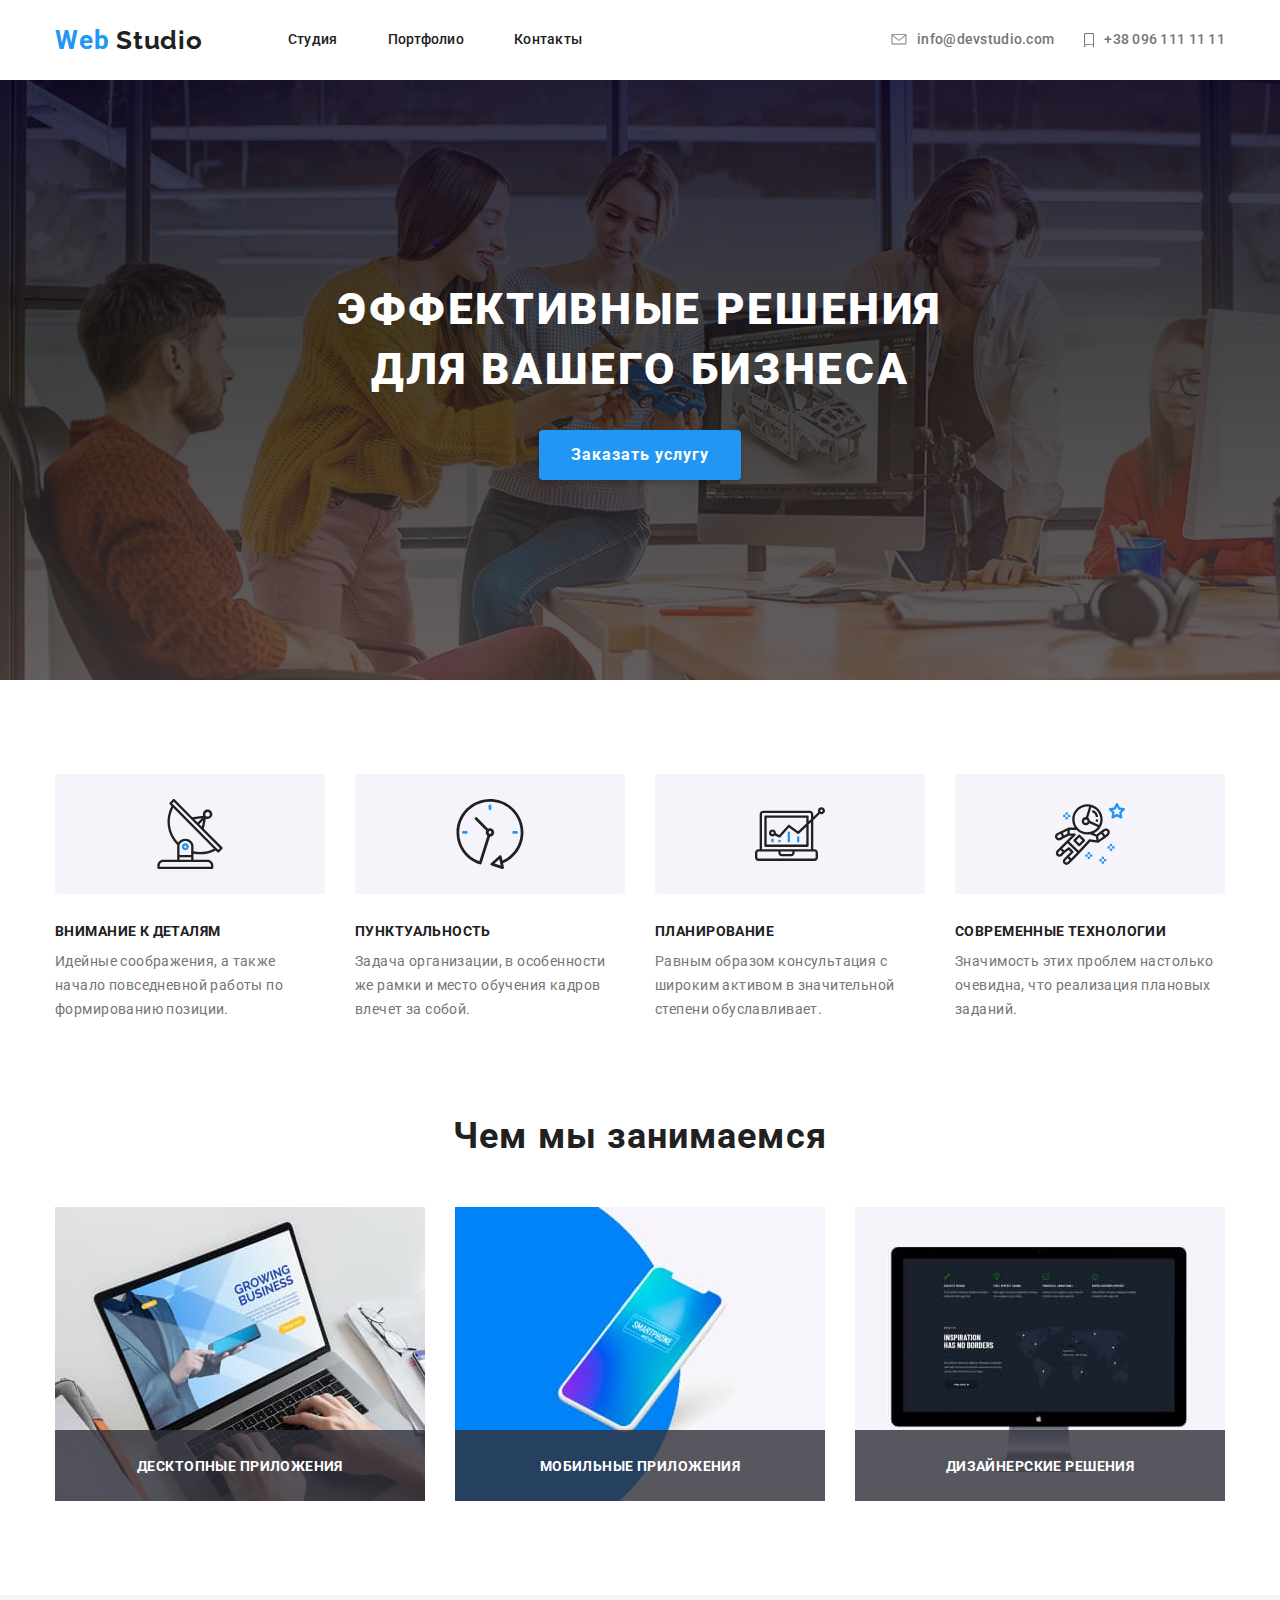
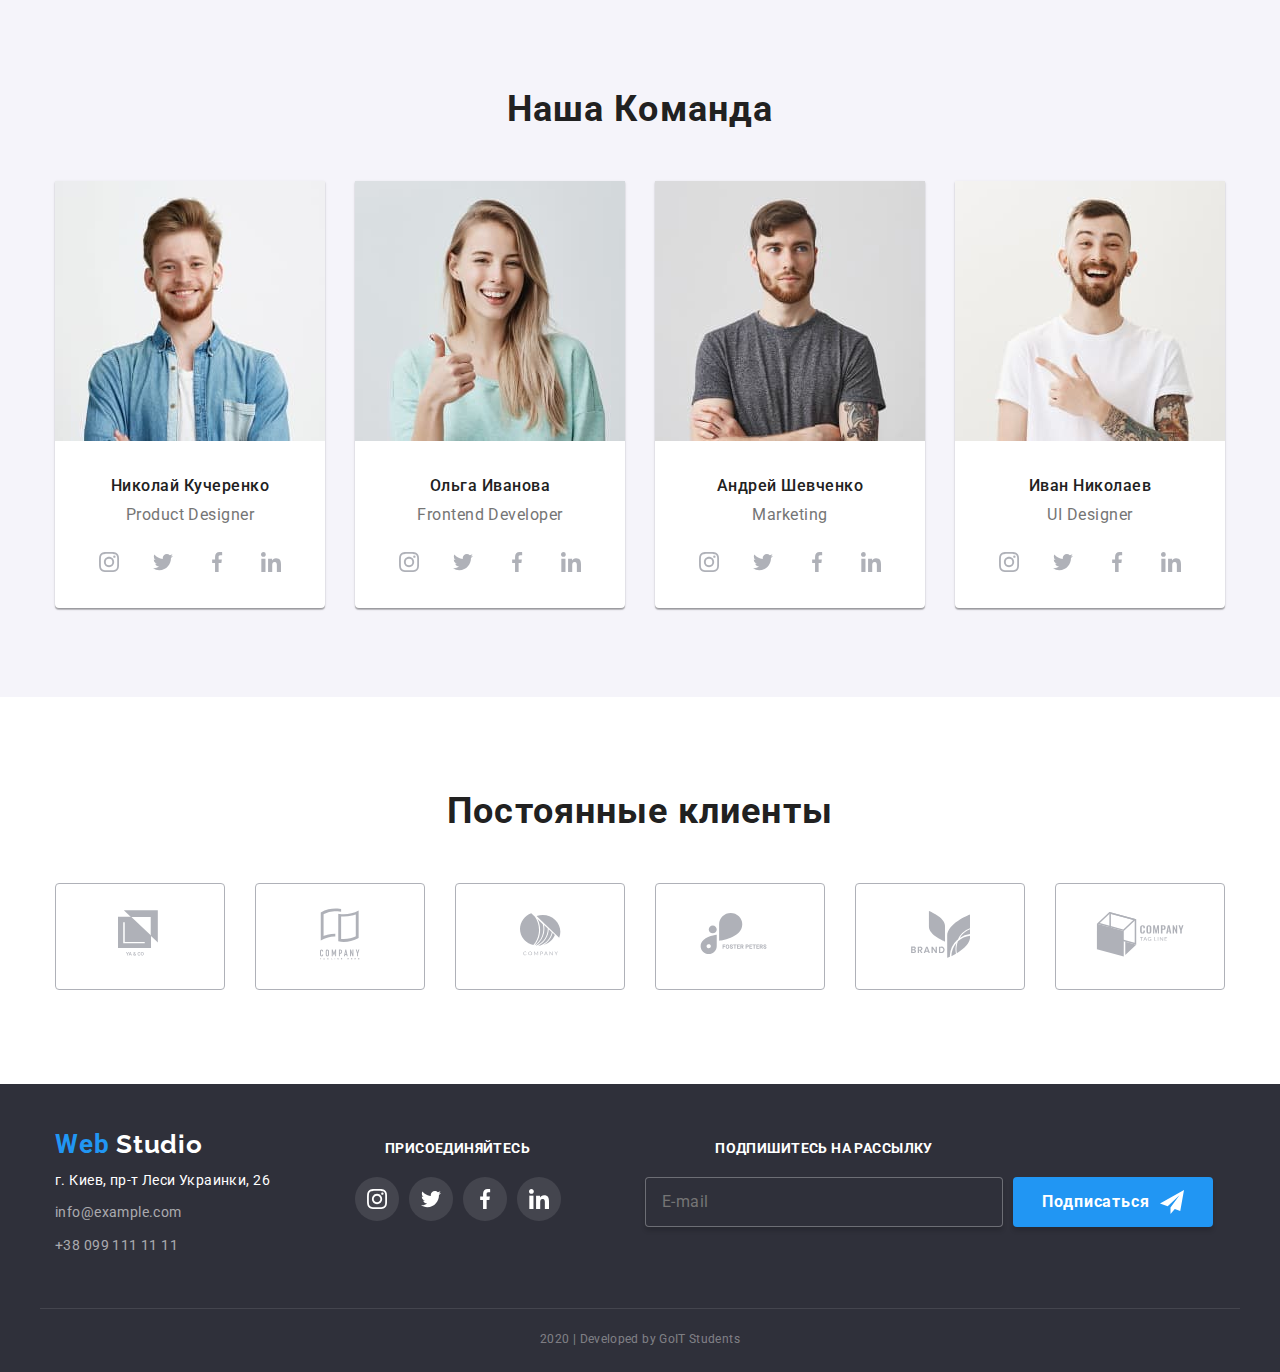
<file: index.html>
<!DOCTYPE html>
<html lang="ru">
  <head>
    <meta charset="UTF-8" />
    <meta name="viewport" content="width=device-width, initial-scale=1.0" />
    <title>WebStudio</title>
    <link
      href="https://fonts.googleapis.com/css2?family=Raleway:wght@700&family=Roboto:wght@400;500;700&display=swap"
      rel="stylesheet"
    />
    <link
      rel="stylesheet"
      href="https://cdnjs.cloudflare.com/ajax/libs/modern-normalize/0.6.0/modern-normalize.min.css"
    />
    <link rel="stylesheet" href="./css/main.css" />
  </head>
  <body>
    <!-- HEADER -->
    <header class="header">
      <nav class="header-navigation">
        <a class="navigation-web-studio" href="./index.html"
          ><span>Web</span> Studio</a
        >
        <ul class="navigation-list">
          <li class="navigation-pages">
            <a class="nav-link" href="./index.html">Студия</a>
          </li>
          <li class="navigation-pages">
            <a class="nav-link" href="./portfolio.html">Портфолио</a>
          </li>
          <li class="navigation-pages">
            <a class="nav-link" href="#mail">Контакты</a>
          </li>
          <li></li>
        </ul>

        <ul class="navigation-contacts">
          <li class="contact-us">
            <a class="nav-mail" href="mailto:info@devstudio.com">
              <svg class="mail-icon">
                <use
                  href="./img/icons-optimized/symbol-defs.svg#icon-envelope"
                ></use>
              </svg>
              info@devstudio.com</a
            >
          </li>
          <li class="contact-us">
            <a class="nav-tel" href="tel:+380961111111">
              <svg class="smart-icon">
                <use
                  href="./img/icons-optimized/symbol-defs.svg#icon-smartphone"
                ></use>
              </svg>
              +38 096 111 11 11</a
            >
          </li>
        </ul>
      </nav>
      <div class="header-main-content">
        <h1 class="header-title">
          Эффективные решения <br />для вашего бизнеса
        </h1>
        <a href="#" class="header-title-button">Заказать услугу</a>
      </div>
    </header>
    <!-- END HEADER -->
    <!-- MAIN INFO -->
    <main class="main-info">
      <section class="main-advantages">
        <ul class="main-list">
          <li class="main-details">
            <div class="details-logo"></div>
            <h2>Внимание к деталям</h2>
            <p>
              Идейные соображения, а также начало повседневной работы по
              формированию позиции.
            </p>
          </li>
          <li class="main-punctuality">
            <div class="punctuality-logo"></div>
            <h2>Пунктуальность</h2>
            <p>
              Задача организации, в особенности же рамки и место обучения кадров
              влечет за собой.
            </p>
          </li>
          <li class="main-plan">
            <div class="plan-logo"></div>
            <h2>Планирование</h2>
            <p>
              Равным образом консультация с широким активом в значительной
              степени обуславливает.
            </p>
          </li>
          <li class="main-tech">
            <div class="tech-logo"></div>
            <h2>Современные технологии</h2>
            <p>
              Значимость этих проблем настолько очевидна, что реализация
              плановых заданий.
            </p>
          </li>
        </ul>
      </section>
      <!-- WHAT WE DO -->

      <section class="main-what-we-do">
        <h2 class="what-we-do-title">Чем мы занимаемся</h2>
        <ul class="what-we-do-list">
          <li class="main-desktop">
            <img
              src="./img/1st/desktop.jpg"
              alt="Десктопные приложения"
              width="370"
            />
            <p>
              Десктопные приложения
            </p>
          </li>
          <li class="main-desktop">
            <img
              src="./img/1st/smart.jpg"
              alt="Мобильные приложения"
              width="370"
            />
            <p>Мобильные приложения</p>
          </li>
          <li class="main-desktop">
            <img
              src="./img/1st/design.jpg"
              alt="Дизайнерские решения"
              width="370"
            />
            <p>Дизайнерские решения</p>
          </li>
        </ul>
      </section>
    </main>
    <!-- END MAIN INFO -->
    <!-- OUR TEAM -->
    <section class="team">
      <h2 class="team-title">Наша Команда</h2>
      <div class="team-container">
        <div class="team-card team-nikolay">
          <img src="./img/1st/nikolay.jpg" alt="Николай Кучеренко" />
          <h3>Николай Кучеренко</h3>
          <p>Product Designer</p>
          <ul class="team-social">
            <li class="instagram">
              <a href="https://www.instagram.com/?hl=ru">
                <svg class="instagram-icon">
                  <use
                    href="./img/icons-optimized/symbol-defs.svg#icon-instagram-1"
                  ></use>
                </svg>
              </a>
            </li>
            <li class="twitter">
              <a href="https://twitter.com/explore">
                <svg class="twitter-icon">
                  <use
                    href="./img/icons-optimized/symbol-defs.svg#icon-twitter"
                  ></use>
                </svg>
              </a>
            </li>
            <li class="facebook">
              <a href="https://www.facebook.com/">
                <svg class="facebook-icon">
                  <use
                    href="./img/icons-optimized/symbol-defs.svg#icon-facebook"
                  ></use>
                </svg>
              </a>
            </li>
            <li class="IN">
              <a href="https://www.linkedin.com/">
                <svg class="linkedin-icon">
                  <use
                    href="./img/icons-optimized/symbol-defs.svg#icon-linkedin"
                  ></use>
                </svg>
              </a>
            </li>
          </ul>
        </div>
        <div class="team-card team-olga">
          <img src="./img/1st/olga.jpg" alt="Ольга Иванова" />
          <h3>Ольга Иванова</h3>
          <p>Frontend Developer</p>
          <ul class="team-social">
            <li class="instagram">
              <a href="https://www.instagram.com/?hl=ru">
                <svg class="instagram-icon">
                  <use
                    href="./img/icons-optimized/symbol-defs.svg#icon-instagram-1"
                  ></use>
                </svg>
              </a>
            </li>
            <li class="twitter">
              <a href="https://twitter.com/explore">
                <svg class="twitter-icon">
                  <use
                    href="./img/icons-optimized/symbol-defs.svg#icon-twitter"
                  ></use>
                </svg>
              </a>
            </li>
            <li class="facebook">
              <a href="https://www.facebook.com/">
                <svg class="facebook-icon">
                  <use
                    href="./img/icons-optimized/symbol-defs.svg#icon-facebook"
                  ></use>
                </svg>
              </a>
            </li>
            <li class="IN">
              <a href="https://www.linkedin.com/">
                <svg class="linkedin-icon">
                  <use
                    href="./img/icons-optimized/symbol-defs.svg#icon-linkedin"
                  ></use>
                </svg>
              </a>
            </li>
          </ul>
        </div>
        <div class="team-card team-andrey">
          <img src="./img/1st/andrey.jpg" alt="Андрей Шевченко" />
          <h3>Андрей Шевченко</h3>
          <p>Marketing</p>
          <ul class="team-social">
            <li class="instagram">
              <a href="https://www.instagram.com/?hl=ru">
                <svg class="instagram-icon">
                  <use
                    href="./img/icons-optimized/symbol-defs.svg#icon-instagram-1"
                  ></use>
                </svg>
              </a>
            </li>
            <li class="twitter">
              <a href="https://twitter.com/explore">
                <svg class="twitter-icon">
                  <use
                    href="./img/icons-optimized/symbol-defs.svg#icon-twitter"
                  ></use>
                </svg>
              </a>
            </li>
            <li class="facebook">
              <a href="https://www.facebook.com/">
                <svg class="facebook-icon">
                  <use
                    href="./img/icons-optimized/symbol-defs.svg#icon-facebook"
                  ></use>
                </svg>
              </a>
            </li>
            <li class="IN">
              <a href="https://www.linkedin.com/">
                <svg class="linkedin-icon">
                  <use
                    href="./img/icons-optimized/symbol-defs.svg#icon-linkedin"
                  ></use>
                </svg>
              </a>
            </li>
          </ul>
        </div>
        <div class="team-card team-ivan">
          <img src="./img/1st/ivan.jpg" alt="Иван Николаев" />
          <h3>Иван Николаев</h3>
          <p>UI Designer</p>
          <ul class="team-social">
            <li class="instagram">
              <a href="https://www.instagram.com/?hl=ru">
                <svg class="instagram-icon">
                  <use
                    href="./img/icons-optimized/symbol-defs.svg#icon-instagram-1"
                  ></use>
                </svg>
              </a>
            </li>
            <li class="twitter">
              <a href="https://twitter.com/explore">
                <svg class="twitter-icon">
                  <use
                    href="./img/icons-optimized/symbol-defs.svg#icon-twitter"
                  ></use>
                </svg>
              </a>
            </li>
            <li class="facebook">
              <a href="https://www.facebook.com/">
                <svg class="facebook-icon">
                  <use
                    href="./img/icons-optimized/symbol-defs.svg#icon-facebook"
                  ></use>
                </svg>
              </a>
            </li>
            <li class="IN">
              <a href="https://www.linkedin.com/">
                <svg class="linkedin-icon">
                  <use
                    href="./img/icons-optimized/symbol-defs.svg#icon-linkedin"
                  ></use>
                </svg>
              </a>
            </li>
          </ul>
        </div>
      </div>
    </section>
    <!-- END OUR TEAM -->
    <!-- FOOTER -->
    <footer class="footer">
      <h3>Постоянные клиенты</h3>
      <div class="footer-clients">
        <div class="footer-company">
          <a class="compamy-link" href="yaco">
            <svg class="yaco-icon">
              <use
                href="./img/icons-optimized/symbol-defs.svg#icon-logo-1"
              ></use>
            </svg>
          </a>
        </div>
        <div class="footer-company">
          <a class="compamy-link" href="tagline">
            <svg class="tagline-icon">
              <use
                href="./img/icons-optimized/symbol-defs.svg#icon-logo-2"
              ></use>
            </svg>
          </a>
        </div>
        <div class="footer-company">
          <a class="compamy-link" href="company">
            <svg class="company-icon">
              <use
                href="./img/icons-optimized/symbol-defs.svg#icon-logo-3"
              ></use>
            </svg>
          </a>
        </div>
        <div class="footer-company">
          <a class="compamy-link" href="foster">
            <svg class="foster-icon">
              <use
                href="./img/icons-optimized/symbol-defs.svg#icon-logo-4"
              ></use>
            </svg>
          </a>
        </div>
        <div class="footer-company">
          <a class="compamy-link" href="brand">
            <svg class="brand-icon">
              <use
                href="./img/icons-optimized/symbol-defs.svg#icon-logo-5"
              ></use>
            </svg>
          </a>
        </div>
        <div class="footer-company">
          <a class="compamy-link" href="taco">
            <svg class="taco-icon">
              <use
                href="./img/icons-optimized/symbol-defs.svg#icon-logo-6"
              ></use>
            </svg>
          </a>
        </div>
      </div>

      <div class="footer-contacts">
        <div class="footer-navigation">
          <ul class="footer-adress">
            <li>
              <a class="footer-web-studio" href="./index.html"
                ><span>Web</span> Studio</a
              >
            </li>
            <li><span>г. Киев, пр-т Леси Украинки, 26</span></li>
            <li>
              <a id="mail" href="mailto:info@example.com">info@example.com</a>
            </li>
            <li>
              <a class="footer-tel" href="tel:+380991111111"
                >+38 099 111 11 11</a
              >
            </li>
          </ul>

          <div class="footer-social">
            <p>Присоединяйтесь</p>
            <div class="social-list">
              <div class="footer-instagram">
                <a href="https://www.instagram.com/?hl=ru"></a>
              </div>
              <div class="footer-twitter">
                <a href="https://twitter.com/explore"></a>
              </div>
              <div class="footer-facebook">
                <a href="https://www.facebook.com/"></a>
              </div>
              <div class="footer-IN">
                <a href="https://insocial.ca/"></a>
              </div>
            </div>
          </div>

          <!-- <div class="footer-checkbox"> -->
          <form class="footer-form">
            <div class="input-text">
              <div class="form">
                <p>Подпишитесь на рассылку</p>
                <input
                  class="footer-input"
                  type="email"
                  id="email"
                  placeholder="E-mail"
                />
              </div>
              <a class="submmit" href="#">Подписаться </a>
            </div>
          </form>
          <!-- </div> -->
        </div>
        <div class="footer-line">
          <p class="footer-copyright">
            2020 | Developed by GoIT Students
          </p>
        </div>
      </div>
    </footer>
    <!-- END FOOTER -->
  </body>
</html>
</file>
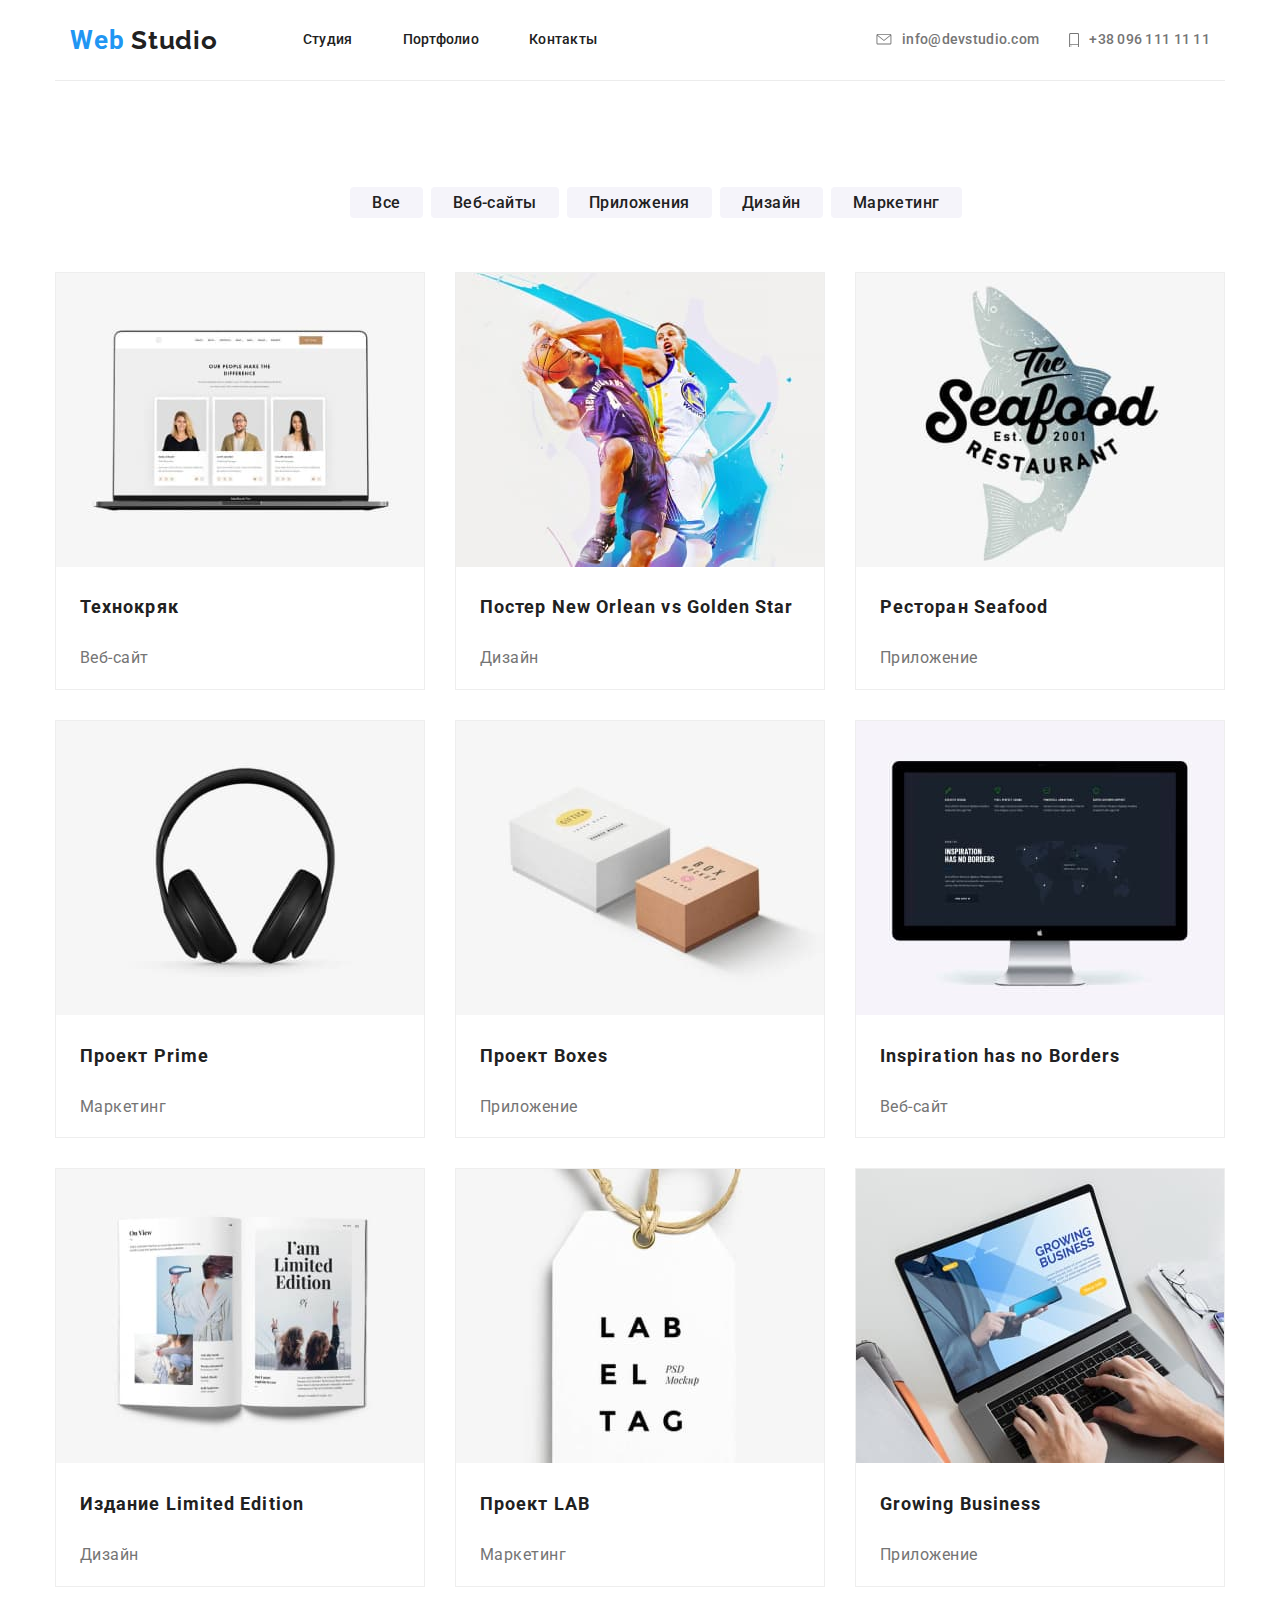
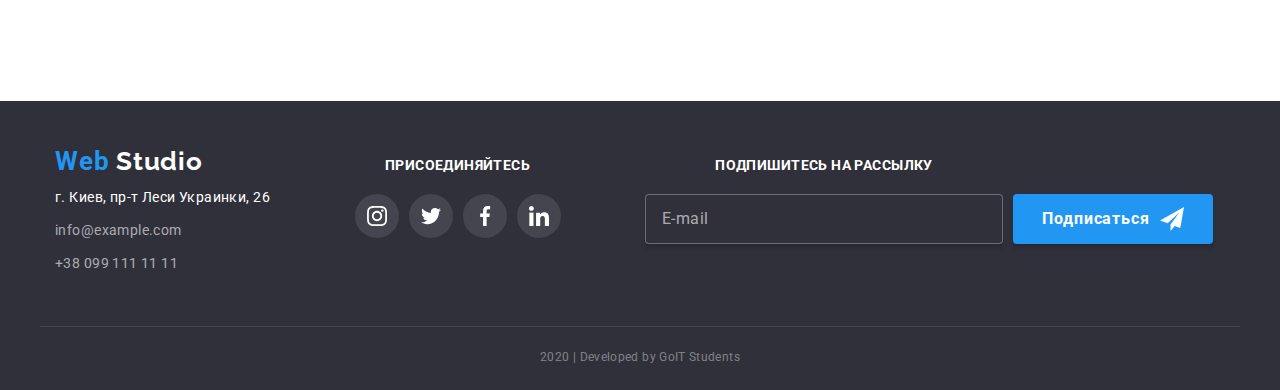
<file: portfolio.html>
<!DOCTYPE html>
<html lang="ru">
  <head>
    <meta charset="UTF-8" />
    <meta name="viewport" content="width=device-width, initial-scale=1.0" />
    <title>Portfolio</title>
    <link
      href="https://fonts.googleapis.com/css2?family=Raleway:wght@700&family=Roboto:wght@400;500;700&display=swap"
      rel="stylesheet"
    />
    <link
      rel="stylesheet"
      href="https://cdnjs.cloudflare.com/ajax/libs/modern-normalize/0.6.0/modern-normalize.min.css"
    />
    <link rel="stylesheet" href="./css/main.css" />
    <link rel="stylesheet" href="./css/portfolio.css" />
  </head>
  <body>
    <!-- HEADER-->
    <header class="header-navigation">
      <nav class="header-navigation header-border">
        <a class="navigation-web-studio" href="./index.html"
          ><span>Web</span> Studio</a
        >
        <ul class="navigation-list">
          <li class="navigation-pages">
            <a class="nav-link" href="./index.html">Студия</a>
          </li>
          <li class="navigation-pages">
            <a class="nav-link" href="./portfolio.html">Портфолио</a>
          </li>
          <li class="navigation-pages">
            <a class="nav-link" href="#mail">Контакты</a>
          </li>
          <li></li>
        </ul>

        <ul class="navigation-contacts">
          <li class="contact-us">
            <a class="nav-mail" href="mailto:info@devstudio.com">
              <svg class="mail-icon">
                <use
                  href="./img/icons-optimized/symbol-defs.svg#icon-envelope"
                ></use>
              </svg>
              info@devstudio.com</a
            >
          </li>
          <li class="contact-us">
            <a class="nav-tel" href="tel:+380961111111">
              <svg class="smart-icon">
                <use
                  href="./img/icons-optimized/symbol-defs.svg#icon-smartphone"
                ></use>
              </svg>
              +38 096 111 11 11</a
            >
          </li>
        </ul>
      </nav>
    </header>
    <!-- END OF HEADER -->
    <!-- MAIN INFO -->
    <!-- BUTTONS -->
    <!-- PROJECT CARDS -->
    <main class="projects">
      <div class="main-navigation">
        <h1 class="visually-hidden">Навигация</h1>
        <ul class="main-buttons">
          <li><a class="buttons-main" href="#">Все</a></li>
          <li><a class="buttons-main" href="#">Веб-сайты</a></li>
          <li><a class="buttons-main" href="#">Приложения</a></li>
          <li><a class="buttons-main" href="#">Дизайн</a></li>
          <li><a class="buttons-main" href="#">Маркетинг</a></li>
        </ul>
      </div>

      <h2 class="visually-hidden">Проэкты</h2>
      <ul class="projects-row">
        <li class="projects-card">
          <a class="projects-link" href="#">
            <img
              class="projects-img"
              src="./img/2nd/tehnokryak.jpg"
              alt="техкряк"
              width="370"
            />
            <div class="overlay-desc">
              <p>
                Технокряк это современная площадка распространения коронавируса.
                Компании используют эту платформу для цифрового шпионажа и атак
                на защищённые сервера конкурентов.
              </p>
            </div>
          </a>
          <div class="projects-title">
            <h3>Технокряк</h3>
            <p class="projects-desc">Веб-сайт</p>
          </div>
        </li>
        <li class="projects-card">
          <a class="projects-link" href="#"
            ><img
              src="./img/2nd/goldenstar.jpg"
              alt="голдэн-стар"
              width="370"
            />
            <div class="overlay-desc">
              <p>
                Технокряк это современная площадка распространения коронавируса.
                Компании используют эту платформу для цифрового шпионажа и атак
                на защищённые сервера конкурентов.
              </p>
            </div></a
          >
          <div class="projects-title">
            <h3>Постер New Orlean vs Golden Star</h3>
            <p class="projects-desc">Дизайн</p>
          </div>
        </li>

        <li class="projects-card">
          <a class="projects-link" href="#">
            <img src="./img/2nd/seafood.jpg" alt="сифуд" width="370" />
            <div class="overlay-desc">
              <p>
                Технокряк это современная площадка распространения коронавируса.
                Компании используют эту платформу для цифрового шпионажа и атак
                на защищённые сервера конкурентов.
              </p>
            </div></a
          >
          <div class="projects-title">
            <h3>Ресторан Seafood</h3>
            <p class="projects-desc">Приложение</p>
          </div>
        </li>

        <li class="projects-card">
          <a class="projects-link" href="#">
            <img src="./img/2nd/prime.jpg" alt="прайм" width="370" />
            <div class="overlay-desc">
              <p>
                Технокряк это современная площадка распространения коронавируса.
                Компании используют эту платформу для цифрового шпионажа и атак
                на защищённые сервера конкурентов.
              </p>
            </div></a
          >
          <div class="projects-title">
            <h3>Проект Prime</h3>
            <p class="projects-desc">Маркетинг</p>
          </div>
        </li>
        <li class="projects-card">
          <a class="projects-link" href="#">
            <img src="./img/2nd/boxes.jpg" alt="боксэз" width="370" />
            <div class="overlay-desc">
              <p>
                Технокряк это современная площадка распространения коронавируса.
                Компании используют эту платформу для цифрового шпионажа и атак
                на защищённые сервера конкурентов.
              </p>
            </div>
          </a>
          <div class="projects-title">
            <h3>Проект Boxes</h3>
            <p class="projects-desc">Приложение</p>
          </div>
        </li>
        <li class="projects-card">
          <a class="projects-link" href="#">
            <img src="./img/2nd/borders.jpg" alt="границы" width="370" />
            <div class="overlay-desc">
              <p>
                Технокряк это современная площадка распространения коронавируса.
                Компании используют эту платформу для цифрового шпионажа и атак
                на защищённые сервера конкурентов.
              </p>
            </div>
          </a>
          <div class="projects-title">
            <h3>Inspiration has no Borders</h3>
            <p class="projects-desc">Веб-сайт</p>
          </div>
        </li>
        <li class="projects-card">
          <a class="projects-link" href="#">
            <img src="./img/2nd/limited.jpg" alt="лимитэд-эдишн" width="370" />
            <div class="overlay-desc">
              <p>
                Технокряк это современная площадка распространения коронавируса.
                Компании используют эту платформу для цифрового шпионажа и атак
                на защищённые сервера конкурентов.
              </p>
            </div>
          </a>
          <div class="projects-title">
            <h3>Издание Limited Edition</h3>
            <p class="projects-desc">Дизайн</p>
          </div>
        </li>
        <li class="projects-card">
          <a class="projects-link" href="#">
            <img src="./img/2nd/lab.jpg" alt="ЛАБ" width="370" />
            <div class="overlay-desc">
              <p>
                Технокряк это современная площадка распространения коронавируса.
                Компании используют эту платформу для цифрового шпионажа и атак
                на защищённые сервера конкурентов.
              </p>
            </div>
          </a>
          <div class="projects-title">
            <h3>Проект LAB</h3>
            <p class="projects-desc">Маркетинг</p>
          </div>
        </li>
        <li class="projects-card">
          <a class="projects-link" href="#">
            <img src="./img/2nd/business.jpg" alt="бизнесс" width="370" />
            <div class="overlay-desc">
              <p>
                Технокряк это современная площадка распространения коронавируса.
                Компании используют эту платформу для цифрового шпионажа и атак
                на защищённые сервера конкурентов.
              </p>
            </div>
          </a>
          <div class="projects-title">
            <h3>Growing Business</h3>
            <p class="projects-desc">Приложение</p>
          </div>
        </li>
      </ul>
    </main>
    <!-- END MAIN INFO-2 -->
    <!-- FOOTER CONTACTS -->
    <footer class="footer-contacts">
      <div class="footer-navigation">
        <ul class="footer-adress">
          <li>
            <a class="footer-web-studio" href="./index.html"
              ><span>Web</span> Studio</a
            >
          </li>
          <li><span>г. Киев, пр-т Леси Украинки, 26</span></li>
          <li>
            <a id="mail" href="mailto:info@example.com">info@example.com</a>
          </li>
          <li>
            <a class="footer-tel" href="tel:+380991111111">+38 099 111 11 11</a>
          </li>
        </ul>

        <div class="footer-social">
          <p>Присоединяйтесь</p>
          <div class="social-list">
            <div class="footer-instagram">
              <a href="https://www.instagram.com/?hl=ru"></a>
            </div>
            <div class="footer-twitter">
              <a href="https://twitter.com/explore"></a>
            </div>
            <div class="footer-facebook">
              <a href="https://www.facebook.com/"></a>
            </div>
            <div class="footer-IN">
              <a href="https://insocial.ca/"></a>
            </div>
          </div>
        </div>

        <!-- <div class="footer-checkbox"> -->
        <form class="footer-form">
          <div class="input-text">
            <div class="form">
              <p>Подпишитесь на рассылку</p>
              <input
                class="footer-input"
                type="email"
                id="email"
                value="E-mail"
              />
            </div>
            <a class="submmit" href="#">Подписаться </a>
          </div>
        </form>
        <!-- </div> -->
      </div>
      <div class="footer-line"></div>
      <p class="footer-copyright">
        2020 | Developed by GoIT Students
      </p>
    </footer>
  </body>
</html>
</file>
<file: css/main.css>
*,
*::before,
*::after {
  font-family: "Roboto", sans-serif;
  box-sizing: border-box;
}
:root {
  --text-link-color: #ffffff;
  --text-color: #212121;
  --main-color: #2196f3;
  --little-text-color: #757575;
  --animation-duration: 250ms cubic-bezier(0.4, 0, 0.2, 1);
}
/* HEADER */
.header-navigation {
  display: flex;
  width: 1200px;
  padding-right: 15px;
  padding-left: 15px;
  margin-left: auto;
  margin-right: auto;
  align-items: center;
}
.header-border {
  border-bottom: 1px solid #ececec;
}
.navigation-list {
  list-style: none;
  margin-top: 0;
  margin-bottom: 0;
  padding: 0;
  display: flex;
}
.navigation-list .navigation-pages + .navigation-pages {
  margin-left: 50px;
}
.navigation-web-studio {
  margin-right: 85px;
  font-weight: bold;
  font-size: 26px;
  line-height: 1.19;
  letter-spacing: 0.03em;
  color: var(--text-color);
  text-decoration: none;
  font-family: "Raleway", sans-serif;
}
.navigation-web-studio span {
  color: var(--main-color);
}
.navigation-pages .nav-link {
  position: relative;
  display: block;
  padding-top: 32px;
  padding-bottom: 32px;
  font-weight: 500;
  font-size: 14px;
  line-height: 1.14;
  letter-spacing: 0.02em;
  color: var(--text-color);
  text-decoration: none;
  transition: var(--animation-duration);
}
.navigation-pages .nav-link:hover,
.navigation-pages .nav-link:focus {
  color: var(--main-color);
}
.nav-link::before {
  content: "";
  position: absolute;
  bottom: 0;
  width: 100%;
  height: 4px;
  background-color: var(--main-color);
  border-radius: 2px;
  opacity: 0;
  transform: scalex(0);
  transition: var(--animation-duration);
}
.nav-link:hover::before {
  opacity: 1;
  transform: scalex(1);
}
.navigation-contacts {
  margin-top: 0;
  margin-bottom: 0;
  list-style: none;
  padding: 0;
  display: flex;
  align-items: center;
  margin-left: auto;
}
.navigation-contacts .contact-us + .contact-us {
  margin-left: 30px;
}
.nav-tel,
.nav-mail {
  display: flex;
  align-items: center;
  padding-top: 32px;
  padding-bottom: 32px;
  font-weight: 500;
  font-size: 14px;
  line-height: 1.14;
  letter-spacing: 0.02em;
  color: var(--little-text-color);
  text-decoration: none;
  transition: var(--animation-duration);
  fill: #757575;
}
.contact-us a:hover,
.contact-us a:focus {
  color: var(--main-color);
  fill: var(--main-color);
}
.mail-icon {
  width: 16px;
  height: 11.2px;
  margin-right: 10px;
}
.smart-icon {
  width: 10px;
  height: 14.94px;
  margin-right: 10px;
}
.header-main-content {
  max-width: 1600px;
  height: 600px;
  margin-left: auto;
  margin-right: auto;
  background-image: url("../img/1st/Header-img.jpg");
  background-repeat: no-repeat;
  text-align: center;
  background-color: #fff;
  position: relative;
  z-index: 10;
}
.header-main-content::before {
  content: "";
  top: 0;
  left: 0;
  width: 100%;
  height: 600px;
  position: absolute;
  background: rgb(2, 0, 36);
  background: linear-gradient(
    180deg,
    rgba(2, 0, 36, 0.8) 0%,
    rgba(22, 22, 23, 0.8) 44%,
    rgba(64, 56, 56, 0.8) 100%
  );
  z-index: 1;
}
.header-title {
  position: inherit;
  margin-top: 0;
  margin-bottom: 30px;
  font-weight: 900;
  font-size: 44px;
  line-height: 1.36;
  text-align: center;
  letter-spacing: 0.06em;
  text-transform: uppercase;
  color: var(--text-link-color);
  padding-top: 200px;
  z-index: 11;
}
.header-title-button {
  display: inline-block;
  position: inherit;
  min-width: 200px;
  padding: 10px 32px 10px 32px;
  background: var(--main-color);
  box-shadow: 0px 4px 4px rgba(0, 0, 0, 0.15);
  border-radius: 4px;
  font-weight: bold;
  font-size: 16px;
  line-height: 1.87;
  letter-spacing: 0.06em;
  color: var(--text-link-color);
  text-decoration: none;
  z-index: 12;
}

/* MAIN */
.main-info {
  padding-top: 94px;
  padding-bottom: 94px;
}
.main-advantages {
  width: 1200px;
  padding-left: 15px;
  padding-right: 15px;
  margin-left: auto;
  margin-right: auto;
  padding-bottom: 94px;
}
.main-list {
  margin-top: 0;
  padding: 0;
  margin-bottom: 0;
  display: flex;
  list-style: none;
  justify-content: center;
}
.main-list li {
  width: calc(100% / 4);
  text-align: left;
  margin-right: 30px;
}
.main-list li:last-child {
  margin-right: 0px;
}
.main-advantages h2 {
  margin-top: 0;
  margin-bottom: 0;
  font-weight: bold;
  font-size: 14px;
  line-height: 1.14;
  letter-spacing: 0.03em;
  text-transform: uppercase;
  color: var(--text-color);
}
.main-advantages p {
  margin-top: 0;
  margin-bottom: 0;
  font-weight: normal;
  font-size: 14px;
  line-height: 1.71;
  letter-spacing: 0.03em;
  color: var(--little-text-color);
}
.main-list h2 {
  margin-bottom: 10px;
}
.details-logo {
  width: 270px;
  height: 120px;
  background-image: url("../img/1st/antenna-1.svg");
  background-repeat: no-repeat;
  background-position: center;
  background-color: #f5f4fa;
  border-radius: 4px;
  margin-bottom: 30px;
}
.punctuality-logo {
  width: 270px;
  height: 120px;
  background-image: url("../img/1st/clock-1.svg");
  background-repeat: no-repeat;
  background-position: center;
  background-color: #f5f4fa;
  border-radius: 4px;
  margin-bottom: 30px;
}
.plan-logo {
  width: 270px;
  height: 120px;
  background-image: url("../img/1st/diagram-1.svg");
  background-repeat: no-repeat;
  background-position: center;
  background-color: #f5f4fa;
  border-radius: 4px;
  margin-bottom: 30px;
}
.tech-logo {
  width: 270px;
  height: 120px;
  background-image: url("../img/1st/astronaut-1.svg");
  background-repeat: no-repeat;
  background-position: center;
  background-color: #f5f4fa;
  border-radius: 4px;
  margin-bottom: 30px;
}
/* main-what-we-do */
.what-we-do-title {
  margin-top: 0;
  margin-bottom: 50px;
  text-align: center;
  margin-bottom: 50px;
  font-weight: bold;
  font-size: 36px;
  line-height: 1.16;
  letter-spacing: 0.03em;
  color: var(--text-color);
}
.main-what-we-do {
  width: 1200px;
  padding-right: 15px;
  padding-left: 15px;
  margin-left: auto;
  margin-right: auto;
}
.what-we-do-list {
  display: flex;
  list-style: none;
  margin-top: 0;
  margin-bottom: 0;
  padding: 0;
}
.main-desktop {
  width: calc(100% / 3);
  height: 294px;
  margin-right: 30px;
  position: relative;
}
.main-desktop:last-child {
  margin-right: 0;
}

.main-desktop::before {
  content: "";
  min-width: 370px;
  height: 71px;
  bottom: 0;
  position: absolute;
  background-color: rgba(47, 48, 58, 0.8);
}
.main-desktop p {
  left: 0;
  right: 0;
  bottom: 27px;
  min-width: 200px;
  display: block;
  padding-right: 15px;
  padding-left: 15px;
  margin-top: 0;
  margin-bottom: 0;
  font-weight: bold;
  font-size: 14px;
  line-height: 1.14;
  letter-spacing: 0.03em;
  text-transform: uppercase;
  color: var(--text-link-color);
  text-align: center;
  position: absolute;
}

.team {
  background-color: #f5f4fa;
  padding-bottom: 94px;
  height: 702px;
}
.team-title {
  margin-top: 0;
  font-weight: bold;
  font-size: 36px;
  line-height: 1.16;
  text-align: center;
  letter-spacing: 0.03em;
  color: var(--text-color);
  padding-top: 94px;
  margin-bottom: 50px;
}
.team-container {
  width: 1200px;
  padding-left: 15px;
  padding-right: 15px;
  display: flex;
  margin-left: auto;
  margin-right: auto;
}
.team-card {
  width: calc(100% / 4);
  margin-right: 30px;
  text-align: center;
  background: var(--text-link-color);
  box-shadow: 0px 2px 1px rgba(0, 0, 0, 0.2), 0px 1px 1px rgba(0, 0, 0, 0.14),
    0px 1px 3px rgba(0, 0, 0, 0.12);
  border-radius: 0px 0px 4px 4px;
  position: relative;
}
.team-card:last-child {
  margin-right: 0;
}
.team-card h3 {
  margin-top: 30px;
  margin-bottom: 10px;
  font-weight: 500;
  font-size: 16px;
  line-height: 1.19;
  letter-spacing: 0.03em;
  color: var(--text-color);
}
.team-card p {
  margin-top: 0;
  margin-bottom: 16px;
  font-weight: normal;
  font-size: 16px;
  line-height: 1.19;
  letter-spacing: 0.03em;
  color: var(--little-text-color);
}
.team-social {
  justify-content: center;
  display: flex;
  padding: 0;
  margin-top: 0;
  margin-bottom: 0;
  list-style: none;
  padding-bottom: 24px;
}
.team-social li:not(:last-child) {
  margin-right: 10px;
}
.instagram a {
  width: 44px;
  height: 44px;
  background-color: var(--text-link-color);
  border-radius: 50px;
  display: flex;
  justify-content: center;
  align-items: center;
  fill: #afb1b8;
  transition: var(--animation-duration);
}
.instagram a:hover,
.instagram a:focus {
  fill: var(--text-link-color);
  border-radius: 50px;
  background-color: var(--main-color);
}
.instagram-icon {
  width: 20px;
  height: 20px;
  margin-right: 0;
}
.twitter a {
  width: 44px;
  height: 44px;
  display: flex;
  justify-content: center;
  align-items: center;
  background-color: var(--text-link-color);
  border-radius: 50px;
  fill: #afb1b8;
  transition: var(--animation-duration);
}
.twitter a:hover,
.twitter a:focus {
  fill: var(--text-link-color);
  border-radius: 50px;
  background-color: var(--main-color);
}
.twitter-icon {
  width: 20px;
  height: 20px;
  margin-right: 0;
}
.facebook a {
  width: 44px;
  height: 44px;
  display: flex;
  justify-content: center;
  align-items: center;
  background-color: var(--text-link-color);
  border-radius: 50px;
  fill: #afb1b8;
  transition: var(--animation-duration);
}
.facebook a:hover,
.facebook a:focus {
  fill: var(--text-link-color);
  border-radius: 50px;
  background-color: var(--main-color);
}
.facebook-icon {
  width: 20px;
  height: 20px;
  margin-right: 0;
}
.IN a {
  width: 44px;
  height: 44px;
  display: flex;
  justify-content: center;
  align-items: center;
  background-color: var(--text-link-color);
  border-radius: 50px;
  fill: #afb1b8;
  transition: var(--animation-duration);
}
.IN a:hover,
.IN a:focus {
  fill: var(--text-link-color);
  border-radius: 20px;
  background-color: var(--main-color);
}
.linkedin-icon {
  width: 20px;
  height: 20px;
  margin-right: 0;
}
.footer {
  width: 100%;
  margin-left: auto;
  margin-right: auto;
  padding-top: 94px;
}
.footer-clients {
  width: 1200px;
  padding-right: 15px;
  padding-left: 15px;
  margin-left: auto;
  margin-right: auto;
  display: flex;
  justify-content: center;
  padding-bottom: 94px;
}
.footer-company {
  min-width: 170px;
  display: flex;
  justify-content: center;
  align-items: center;
  margin-right: 30px;
  padding-top: 24px;
  padding-bottom: 24px;
  border: 1px solid #afb1b8;
  border-radius: 4px;
  text-align: center;
  fill: #afb1b8;
  transition: var(--animation-duration);
  cursor: pointer;
}
.footer-company:hover,
.footer-company:focus {
  fill: var(--main-color);
  border: 1px solid var(--main-color);
}
.footer-company:last-child {
  margin-right: 0;
}
.yaco-icon {
  width: 44px;
  height: 49px;
}
.tagline-icon {
  width: 40px;
  height: 52px;
}
.company-icon {
  width: 41px;
  height: 43px;
}
.foster-icon {
  width: 80px;
  height: 42px;
}
.brand-icon {
  width: 59px;
  height: 47px;
}
.taco-icon {
  width: 89px;
  height: 45px;
}
.footer h3 {
  margin-top: 0;
  margin-bottom: 0;
  font-weight: bold;
  font-size: 36px;
  line-height: 1.16;
  text-align: center;
  letter-spacing: 0.03em;
  color: var(--text-color);
  margin-bottom: 50px;
}

.footer-contacts {
  min-height: 253px;
  background-color: #2f303a;
}
.footer-navigation {
  width: 1200px;
  padding-bottom: 50px;
  padding-right: 15px;
  padding-left: 15px;
  margin-left: auto;
  margin-right: auto;
  align-items: baseline;
  display: flex;
  justify-content: space-between;
  padding-top: 45px;
}
.footer-web-studio {
  display: block;
  margin-bottom: 9px;
  font-weight: bold;
  font-size: 26px;
  line-height: 1.19;
  letter-spacing: 0.03em;
  color: var(--text-link-color);
  text-decoration: none;
  font-family: "Raleway", sans-serif;
}
.footer-web-studio span {
  color: var(--main-color);
}
.footer-adress {
  margin-top: 0;
  margin-bottom: 0;
  padding: 0;
  font-weight: normal;
  font-size: 14px;
  line-height: 1.71;
  letter-spacing: 0.03em;
  color: var(--text-link-color);
  list-style: none;
}
.footer-tel,
#mail {
  text-decoration: none;
  font-weight: normal;
  font-size: 14px;
  line-height: 1.71;
  letter-spacing: 0.03em;
  color: rgba(255, 255, 255, 0.6);
}
#mail {
  display: block;
  margin-bottom: 9px;
  margin-top: 9px;
}
.footer-social p {
  margin-top: 0;
  text-align: center;
  margin-bottom: 20px;
  font-style: normal;
  font-weight: bold;
  font-size: 14px;
  line-height: 1.14;
  letter-spacing: 0.03em;
  text-transform: uppercase;
  color: var(--text-link-color);
}

.social-list {
  display: flex;
}
.social-list div {
  margin-right: 10px;
}
.social-list div:last-child {
  margin-right: 0;
}
.footer-instagram a {
  width: 44px;
  height: 44px;
  background-image: url("../img/social/instagram2.svg");
  background-repeat: no-repeat;
  background-position: center;
  border-radius: 50px;
  background-color: rgba(255, 255, 255, 0.1);
  background-size: 20px 20px;
  display: block;
  transition: var(--animation-duration);
}
.footer-instagram a:hover,
.footer-instagram a:focus {
  border-radius: 50px;
  background-color: var(--main-color);
}
.footer-twitter a {
  width: 44px;
  height: 44px;
  background-image: url("../img/social/twitter2.svg");
  background-repeat: no-repeat;
  background-position: center;
  border-radius: 50px;
  background-color: rgba(255, 255, 255, 0.1);
  background-size: 20px 20px;
  display: block;
  transition: var(--animation-duration);
}
.footer-twitter a:hover,
.footer-twitter a:focus {
  border-radius: 50px;
  background-color: var(--main-color);
}
.footer-facebook a {
  width: 44px;
  height: 44px;
  background-image: url("../img/social/facebook2.svg");
  background-repeat: no-repeat;
  background-position: center;
  border-radius: 50px;
  background-color: rgba(255, 255, 255, 0.1);
  background-size: 20px 20px;
  display: block;
  transition: var(--animation-duration);
}
.footer-facebook a:hover,
.footer-facebook a:focus {
  border-radius: 50px;
  background-color: var(--main-color);
}
.footer-IN a {
  width: 44px;
  height: 44px;
  background-image: url("../img/social/linkedin2.svg");
  background-repeat: no-repeat;
  background-position: center;
  border-radius: 50px;
  background-color: rgba(255, 255, 255, 0.1);
  background-size: 20px 20px;
  display: block;
  transition: var(--animation-duration);
}
.footer-IN a:hover,
.footer-IN a:focus {
  border-radius: 50px;
  background-color: var(--main-color);
}
.footer-form {
  display: flex;
  align-items: center;
}
.footer-form p {
  margin-top: 0;
  text-align: center;
  margin-bottom: 20px;
  font-style: normal;
  font-weight: bold;
  font-size: 14px;
  line-height: 1.14;
  letter-spacing: 0.03em;
  text-transform: uppercase;
  color: var(--text-link-color);
}
.input-text {
  margin-right: 12px;
  display: flex;
}
.footer-input {
  width: 358px;
  height: 50px;
  padding-left: 16px;
  background-color: #2f303a;
  font-weight: normal;
  font-size: 16px;
  line-height: 1.19;
  letter-spacing: 0.03em;
  color: rgba(255, 255, 255, 0.6);
  border: 1px solid rgba(255, 255, 255, 0.3);
  box-sizing: border-box;
  box-shadow: 0px 4px 4px rgba(0, 0, 0, 0.15);
  border-radius: 4px;
}
.submmit {
  display: flex;
  justify-content: center;
  align-items: center;
  align-self: flex-end;
  margin-left: 10px;
  min-width: 200px;
  min-height: 50px;
  background-color: #2196f3;
  box-shadow: 0px 4px 4px rgba(0, 0, 0, 0.15);
  border-radius: 4px;
  text-decoration: none;
  font-style: normal;
  font-weight: bold;
  font-size: 16px;
  line-height: 30px;
  letter-spacing: 0.06em;
  color: var(--text-link-color);
}
.submmit::after {
  content: "";
  width: 24px;
  height: 24px;
  background-image: url("../img/social/iconsend.svg");
  margin-left: 10px;
}
.footer-line {
  width: 1200px;
  padding-right: 15px;
  padding-left: 15px;
  margin-right: auto;
  margin-left: auto;
  border-top: 1px solid rgba(255, 255, 255, 0.1);
}
.footer-copyright {
  margin-top: 0;
  margin-bottom: 0;
  padding-top: 18px;
  padding-bottom: 21px;
  text-align: center;
  font-weight: normal;
  font-size: 12px;
  line-height: 2;
  text-align: center;
  letter-spacing: 0.03em;
  color: rgba(255, 255, 255, 0.4);
}
</file>
<file: css/portfolio.css>
*,
*::before,
*::after {
  font-family: "Roboto", sans-serif;
  box-sizing: border-box;
}
.main-navigation {
  padding-top: 93px;
  text-align: center;
}
.visually-hidden {
  position: absolute !important;
  height: 1px;
  width: 1px;
  overflow: hidden;
  clip: rect(1px 1px 1px 1px);
  clip: rect(1px, 1px, 1px, 1px);
  white-space: nowrap;
}
.visually-hidden:not(:focus):not(:active) {
  /* ... */
}
.main-buttons {
  display: inline-flex;
  list-style: none;
  margin-bottom: 56px;
}
.buttons-main {
  margin-right: 8px;
  text-decoration: none;
  background: #f5f4fa;
  border-radius: 4px;
  padding: 6px 22px 6px 22px;
  font-weight: 500;
  font-size: 16px;
  line-height: 1.62;
  text-align: center;
  letter-spacing: 0.03em;
  color: var(--text-color);
  transition: var(--animation-duration);
}
.buttons-main:hover,
.buttons-main:focus {
  background: var(--main-color);
  color: var(--text-link-color);
}
.projects-row {
  width: 1200px;
  margin-top: 0;
  margin-bottom: 0;
  padding-bottom: 114px;
  padding-right: 15px;
  padding-left: 15px;
  margin-left: auto;
  margin-right: auto;
  display: flex;
  flex-wrap: wrap;

  list-style: none;
}
.projects-card {
  max-width: 370px;
  background: var(--text-link-color);
  border: 1px solid #eeeeee;
}

.projects-card:not(:nth-child(n + 7)) {
  margin-bottom: 30px;
}
.projects-card:not(:nth-child(3n)) {
  margin-right: 30px;
}
.projects-card:hover,
.projects-card:focus {
  box-shadow: 1px 4px 6px rgba(0, 0, 0, 0.16), 0px 4px 4px rgba(0, 0, 0, 0.06),
    0px 1px 1px rgba(0, 0, 0, 0.12);
}
.projects-link {
  display: block;
  text-decoration: none;
  overflow: hidden;
  position: relative;
}
.overlay-desc {
  position: absolute;
  width: 100%;
  background-color: var(--main-color);
  padding: 63px 24px;
  opacity: 0.9;
  transform: translatey(0);
  transition: transform var(--animation-duration);
}
.projects-card:hover .overlay-desc {
  transform: translatey(-101%);
}
.overlay-desc p {
  margin: 0;
  padding: 0;
  font-style: normal;
  font-weight: normal;
  font-size: 18px;
  line-height: 28px;
  letter-spacing: 0.03em;
  color: #ffffff;
}
.projects-title h3 {
  font-weight: bold;
  font-size: 18px;
  line-height: 2;
  letter-spacing: 0.06em;
  color: var(--text-color);
  padding-left: 24px;
}
.projects-title .projects-desc {
  font-weight: normal;
  font-size: 16px;
  line-height: 1.87;
  letter-spacing: 0.03em;
  color: var(--little-text-color);
  padding-left: 24px;
}
</file>
